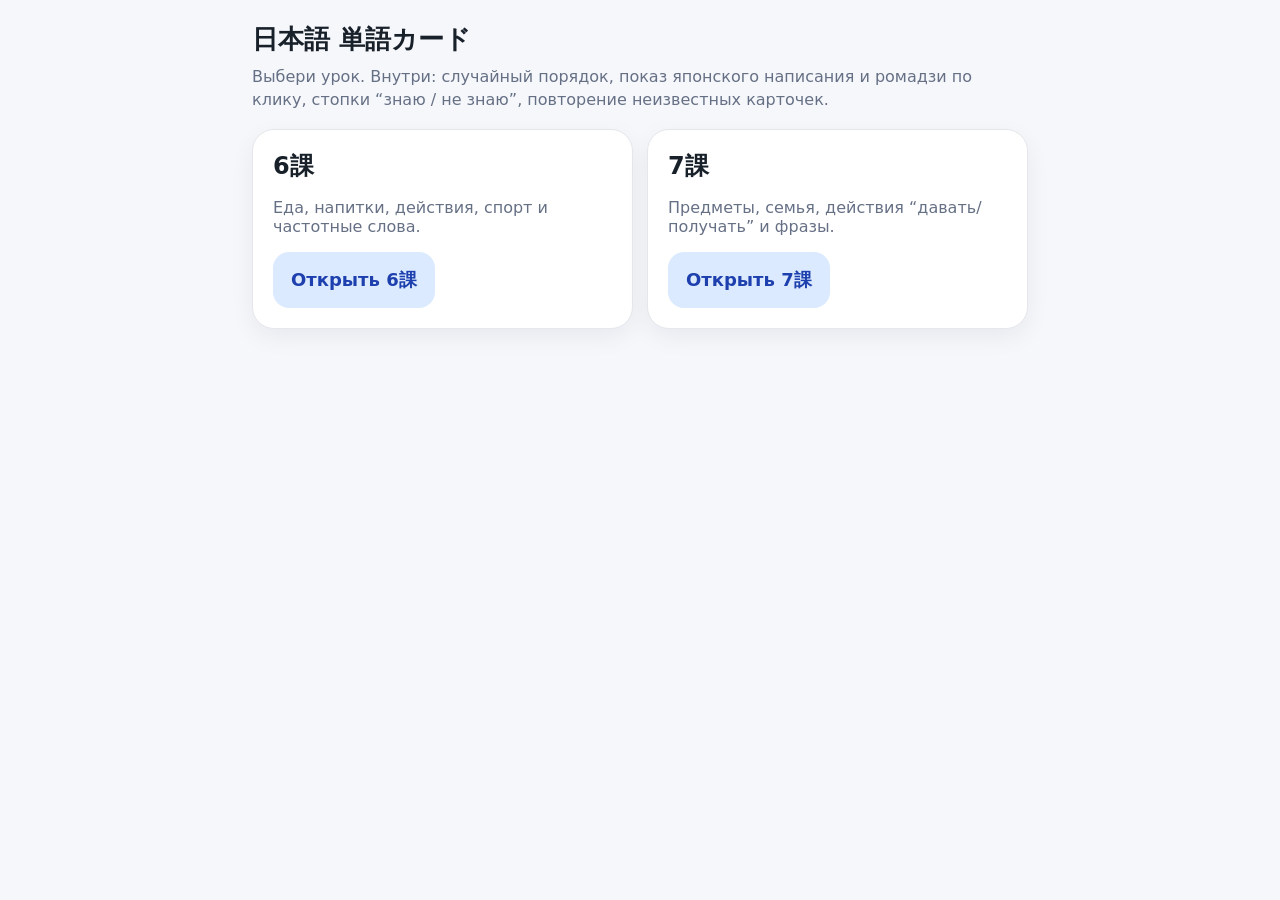
<file: index.html>
<!doctype html>
<html lang="ru">
<head>
  <meta charset="utf-8">
  <meta name="viewport" content="width=device-width, initial-scale=1">
  <title>日本語 単語カード</title>
  <link rel="stylesheet" href="style.css">
</head>
<body>
<div class="wrap">
  <h1>日本語 単語カード</h1>
  <p class="sub">Выбери урок. Внутри: случайный порядок, показ японского написания и ромадзи по клику, стопки “знаю / не знаю”, повторение неизвестных карточек.</p>
  <div class="lessons">
    <div class="lesson">
      <h2>6課</h2>
      <p>Еда, напитки, действия, спорт и частотные слова.</p>
      <a class="btn primary" href="lesson6.html">Открыть 6課</a>
    </div>
    <div class="lesson">
      <h2>7課</h2>
      <p>Предметы, семья, действия “давать/получать” и фразы.</p>
      <a class="btn primary" href="lesson7.html">Открыть 7課</a>
    </div>
  </div>
</div>
</body>
</html>
</file>
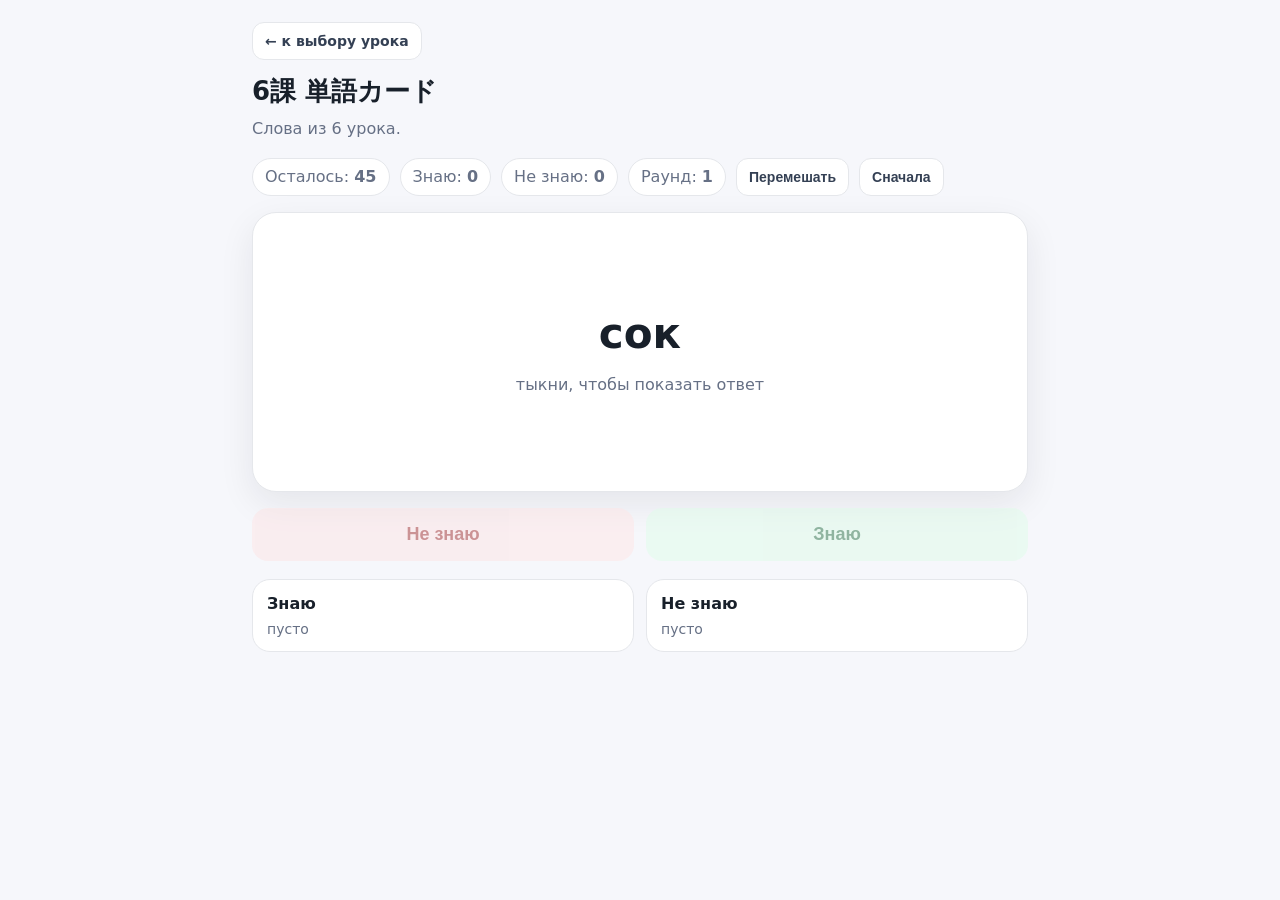
<file: lesson6.html>
<!doctype html>
<html lang="ru">
<head>
  <meta charset="utf-8">
  <meta name="viewport" content="width=device-width, initial-scale=1">
  <title>6課 単語カード</title>
  <link rel="stylesheet" href="style.css">
</head>
<body>
<div class="wrap">
  <div class="nav"><a class="btn small secondary" href="index.html">← к выбору урока</a></div>
  <h1>6課 単語カード</h1>
  <p class="sub">Слова из 6 урока.</p>
  <div class="top">
    <div class="pill">Осталось: <b id="left">0</b></div>
    <div class="pill">Знаю: <b id="knownCount">0</b></div>
    <div class="pill">Не знаю: <b id="unknownCount">0</b></div>
    <div class="pill">Раунд: <b id="round">1</b></div>
    <button class="small secondary" id="shuffleBtn">Перемешать</button>
    <button class="small secondary" id="resetBtn">Сначала</button>
  </div>
  <div id="game">
    <div class="card" id="card">
      <div>
        <div class="ru" id="ru"></div>
        <div class="jp" id="jp" style="display:none"></div>
        <div class="romaji" id="romaji" style="display:none"></div>
        <div class="hint" id="hint">тыкни, чтобы показать ответ</div>
      </div>
    </div>
    <div class="buttons">
      <button class="dont" id="dontBtn" disabled>Не знаю</button>
      <button class="know" id="knowBtn" disabled>Знаю</button>
    </div>
  </div>
  <div class="done" id="done">
    <h2>Раунд закончен</h2>
    <p id="doneText"></p>
    <div class="actions">
      <button class="primary" id="repeatUnknownBtn">Повторить “не знаю”</button>
      <button class="restart" id="fullRestartBtn">Начать всё заново</button>
    </div>
  </div>
  <div class="stacks">
    <div class="stack"><h3>Знаю</h3><div class="items" id="knownList"></div></div>
    <div class="stack"><h3>Не знаю</h3><div class="items" id="unknownList"></div></div>
  </div>
</div>
<script>
const ALL_CARDS = [["есть", "たべます", "tabemasu"], ["пить", "のみます", "nomimasu"], ["курить сигареты", "たばこ を すいます", "tabako o suimasu"], ["смотреть, видеть", "みます", "mimasu"], ["читать", "よみます", "yomimasu"], ["слушать, слышать", "ききます", "kikimasu"], ["писать", "かきます", "kakimasu"], ["покупать", "かいます", "kaimasu"], ["делать", "します", "shimasu"], ["снимать фотографию", "しゃしん を とります", "shashin o torimasu"], ["встречать друга", "ともだち に あいます", "tomodachi ni aimasu"], ["еда; варёный рис", "ごはん", "gohan"], ["завтрак", "あさごはん", "asagohan"], ["обед", "ひるごはん", "hirugohan"], ["ужин", "よるごはん", "yorugohan"], ["яйцо", "たまご", "tamago"], ["мясо", "にく", "niku"], ["хлеб", "パン", "pan"], ["рыба", "さかな", "sakana"], ["алкоголь", "おさけ", "osake"], ["овощи", "やさい", "yasai"], ["табак, сигареты", "たばこ", "tabako"], ["фрукты", "くだもの", "kudamono"], ["письмо", "てがみ", "tegami"], ["вода", "みず", "mizu"], ["доклад", "レポート", "repooto"], ["молоко", "ぎゅうにゅう", "gyuunyuu"], ["фотография", "しゃしん", "shashin"], ["чай; зелёный чай", "おちゃ", "ocha"], ["видео", "ビデオ", "bideo"], ["чёрный чай", "こうちゃ", "koucha"], ["магазин", "みせ", "mise"], ["сок", "ジュース", "juusu"], ["сад", "にわ", "niwa"], ["пиво", "ビール", "biiru"], ["домашнее задание", "しゅくだい", "shukudai"], ["теннис", "テニス", "tenisu"], ["футбол", "サッカー", "sakkaa"], ["любование сакурой", "おはなみ", "ohanami"], ["что", "なに", "nani"], ["вместе", "いっしょに", "issho ni"], ["немного", "ちょっと", "chotto"], ["всегда", "いつも", "itsumo"], ["иногда", "ときどき", "tokidoki"], ["после, далее, затем", "それから", "sorekara"]].map((c,i)=>({id:i,ru:c[0],jp:c[1],romaji:c[2]}));
let pool=[], current=null, shown=false, known=[], unknown=[], round=1;
const $=id=>document.getElementById(id);
function shuffle(a){for(let i=a.length-1;i>0;i--){const j=Math.floor(Math.random()*(i+1));[a[i],a[j]]=[a[j],a[i]]}return a}
function start(cards=ALL_CARDS, keepStacks=false){
  pool=shuffle([...cards]); current=null; shown=false;
  if(!keepStacks){known=[]; unknown=[]; round=1;}
  $('game').style.display='block'; $('done').style.display='none';
  next(); render();
}
function next(){
  if(pool.length===0){finish();return;}
  current=pool.pop(); shown=false;
  $('ru').textContent=current.ru;
  $('jp').textContent=current.jp;
  $('romaji').textContent=current.romaji;
  $('jp').style.display='none';
  $('romaji').style.display='none';
  $('hint').textContent='тыкни, чтобы показать ответ';
  $('knowBtn').disabled=true; $('dontBtn').disabled=true;
  render();
}
function reveal(){
  if(!current)return;
  shown=true;
  $('jp').style.display='block';
  $('romaji').style.display='block';
  $('hint').textContent='выбери стопку';
  $('knowBtn').disabled=false; $('dontBtn').disabled=false;
}
function answer(isKnown){
  if(!shown)return;
  (isKnown?known:unknown).push(current);
  next();
}
function finish(){
  $('game').style.display='none';
  $('done').style.display='block';
  $('doneText').textContent = unknown.length
    ? `Неизвестных карточек: ${unknown.length}. Их можно вернуть в пул и повторить.`
    : 'Все карточки отмечены как известные. Отлично!';
  $('repeatUnknownBtn').style.display = unknown.length ? 'inline-block' : 'none';
  render();
}
function render(){
  $('left').textContent=pool.length+(current?1:0);
  $('knownCount').textContent=known.length;
  $('unknownCount').textContent=unknown.length;
  $('round').textContent=round;
  $('knownList').innerHTML=known.map(c=>`<div class="item">${c.ru} — ${c.jp} — ${c.romaji}</div>`).join('')||'пусто';
  $('unknownList').innerHTML=unknown.map(c=>`<div class="item">${c.ru} — ${c.jp} — ${c.romaji}</div>`).join('')||'пусто';
}
$('card').onclick=reveal;
$('knowBtn').onclick=()=>answer(true);
$('dontBtn').onclick=()=>answer(false);
$('shuffleBtn').onclick=()=>{pool=shuffle(pool);render()};
$('resetBtn').onclick=()=>start();
$('fullRestartBtn').onclick=()=>start();
$('repeatUnknownBtn').onclick=()=>{ const again=unknown; unknown=[]; round++; start(again,true); };
start();
</script>
</body>
</html>
</file>
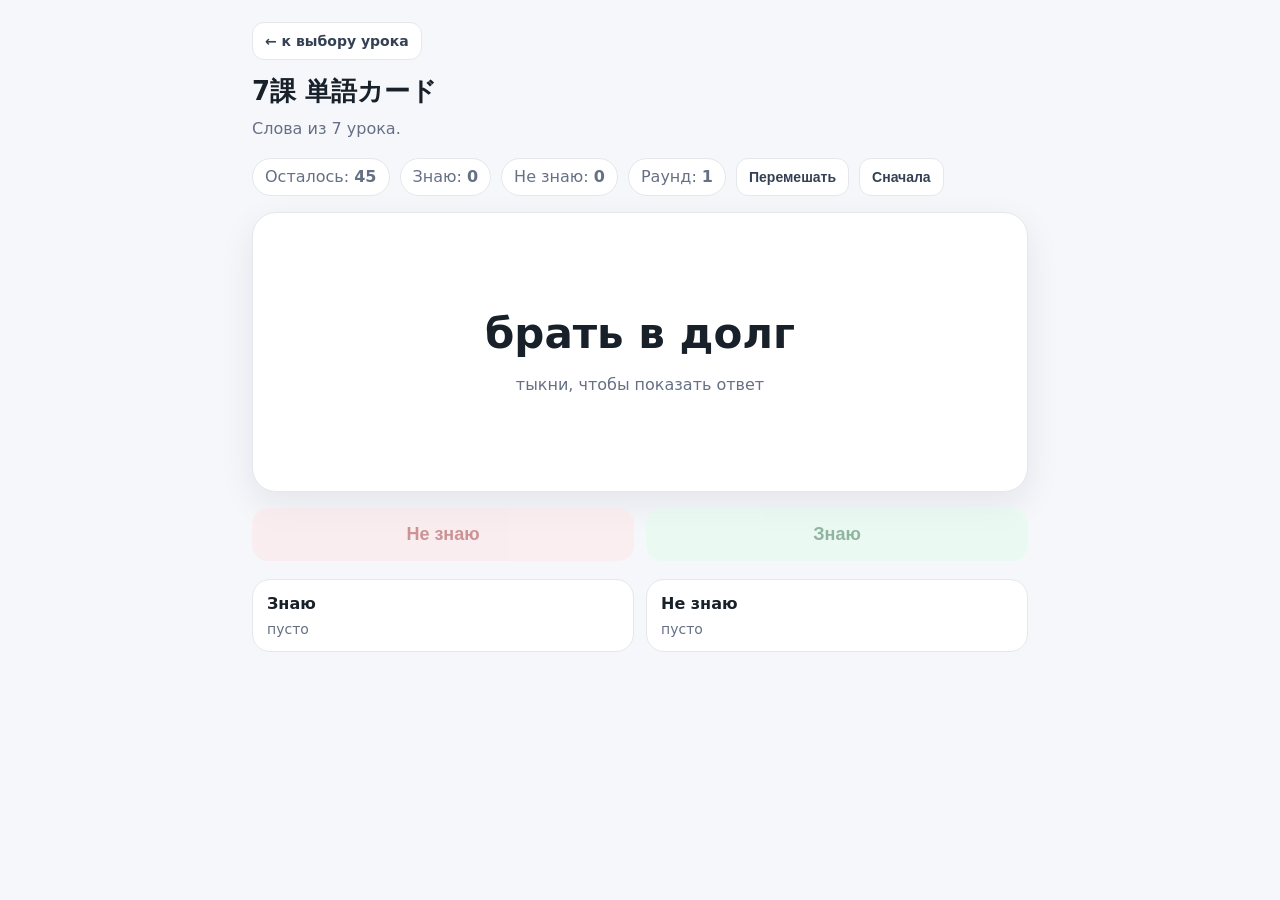
<file: lesson7.html>
<!doctype html>
<html lang="ru">
<head>
  <meta charset="utf-8">
  <meta name="viewport" content="width=device-width, initial-scale=1">
  <title>7課 単語カード</title>
  <link rel="stylesheet" href="style.css">
</head>
<body>
<div class="wrap">
  <div class="nav"><a class="btn small secondary" href="index.html">← к выбору урока</a></div>
  <h1>7課 単語カード</h1>
  <p class="sub">Слова из 7 урока.</p>
  <div class="top">
    <div class="pill">Осталось: <b id="left">0</b></div>
    <div class="pill">Знаю: <b id="knownCount">0</b></div>
    <div class="pill">Не знаю: <b id="unknownCount">0</b></div>
    <div class="pill">Раунд: <b id="round">1</b></div>
    <button class="small secondary" id="shuffleBtn">Перемешать</button>
    <button class="small secondary" id="resetBtn">Сначала</button>
  </div>
  <div id="game">
    <div class="card" id="card">
      <div>
        <div class="ru" id="ru"></div>
        <div class="jp" id="jp" style="display:none"></div>
        <div class="romaji" id="romaji" style="display:none"></div>
        <div class="hint" id="hint">тыкни, чтобы показать ответ</div>
      </div>
    </div>
    <div class="buttons">
      <button class="dont" id="dontBtn" disabled>Не знаю</button>
      <button class="know" id="knowBtn" disabled>Знаю</button>
    </div>
  </div>
  <div class="done" id="done">
    <h2>Раунд закончен</h2>
    <p id="doneText"></p>
    <div class="actions">
      <button class="primary" id="repeatUnknownBtn">Повторить “не знаю”</button>
      <button class="restart" id="fullRestartBtn">Начать всё заново</button>
    </div>
  </div>
  <div class="stacks">
    <div class="stack"><h3>Знаю</h3><div class="items" id="knownList"></div></div>
    <div class="stack"><h3>Не знаю</h3><div class="items" id="unknownList"></div></div>
  </div>
</div>
<script>
const ALL_CARDS = [["давать", "あげます", "agemasu"], ["получать", "もらいます", "moraimasu"], ["посылать / отправлять", "おくります", "okurimasu"], ["резать / нарезать", "きります", "kirimasu"], ["брать в долг", "かります", "karimasu"], ["давать в долг", "かします", "kashimasu"], ["изучать", "ならいます", "naraimasu"], ["обучать", "おしえます", "oshiemasu"], ["рука, кисть", "て", "te"], ["звонить по телефону", "でんわ を かけます", "denwa o kakemasu"], ["ножницы", "はさみ", "hasami"], ["персональный компьютер", "パソコン", "pasokon"], ["палочки", "はし", "hashi"], ["ложка", "スプーン", "supuun"], ["мобильный телефон", "ケータイ", "keetai"], ["электронное письмо", "メール", "meeru"], ["новогодняя открытка", "ねんがじょう", "nengajou"], ["дырокол", "パンチ", "panchi"], ["степлер", "ホッチキス", "hotchikisu"], ["скотч", "セロテープ", "seroteepu"], ["ластик", "けしゴム", "keshigomu"], ["билет на транспорт", "きっぷ", "kippu"], ["нож", "ナイフ", "naifu"], ["вилка", "フォーク", "fooku"], ["бумага", "かみ", "kami"], ["цветок", "はな", "hana"], ["рубашка", "シャツ", "shatsu"], ["подарок", "プレゼント", "purezento"], ["деньги", "おかね", "okane"], ["багаж", "にもつ", "nimotsu"], ["мой отец", "ちち", "chichi"], ["Рождество", "クリスマス", "kurisumasu"], ["моя мать", "はは", "haha"], ["чей-то отец", "おとうさん", "otousan"], ["чья-то мать", "おかあさん", "okaasan"], ["уже", "もう", "mou"], ["ещё не", "まだ", "mada"], ["с этих пор, скоро", "これから", "korekara"], ["Как это прекрасно!", "すてきですね", "suteki desu ne"], ["Добро пожаловать", "いらっしゃい", "irasshai"], ["Заходите, пожалуйста", "どうぞ おあがりください", "douzo oagari kudasai"], ["Извините за беспокойство", "しつれいします", "shitsurei shimasu"], ["Как насчёт?", "いかがですか", "ikaga desu ka"], ["Благодарю за угощение", "ごちそうさまでした", "gochisousama deshita"], ["С удовольствием! / Приму", "いただきます", "itadakimasu"]].map((c,i)=>({id:i,ru:c[0],jp:c[1],romaji:c[2]}));
let pool=[], current=null, shown=false, known=[], unknown=[], round=1;
const $=id=>document.getElementById(id);
function shuffle(a){for(let i=a.length-1;i>0;i--){const j=Math.floor(Math.random()*(i+1));[a[i],a[j]]=[a[j],a[i]]}return a}
function start(cards=ALL_CARDS, keepStacks=false){
  pool=shuffle([...cards]); current=null; shown=false;
  if(!keepStacks){known=[]; unknown=[]; round=1;}
  $('game').style.display='block'; $('done').style.display='none';
  next(); render();
}
function next(){
  if(pool.length===0){finish();return;}
  current=pool.pop(); shown=false;
  $('ru').textContent=current.ru;
  $('jp').textContent=current.jp;
  $('romaji').textContent=current.romaji;
  $('jp').style.display='none';
  $('romaji').style.display='none';
  $('hint').textContent='тыкни, чтобы показать ответ';
  $('knowBtn').disabled=true; $('dontBtn').disabled=true;
  render();
}
function reveal(){
  if(!current)return;
  shown=true;
  $('jp').style.display='block';
  $('romaji').style.display='block';
  $('hint').textContent='выбери стопку';
  $('knowBtn').disabled=false; $('dontBtn').disabled=false;
}
function answer(isKnown){
  if(!shown)return;
  (isKnown?known:unknown).push(current);
  next();
}
function finish(){
  $('game').style.display='none';
  $('done').style.display='block';
  $('doneText').textContent = unknown.length
    ? `Неизвестных карточек: ${unknown.length}. Их можно вернуть в пул и повторить.`
    : 'Все карточки отмечены как известные. Отлично!';
  $('repeatUnknownBtn').style.display = unknown.length ? 'inline-block' : 'none';
  render();
}
function render(){
  $('left').textContent=pool.length+(current?1:0);
  $('knownCount').textContent=known.length;
  $('unknownCount').textContent=unknown.length;
  $('round').textContent=round;
  $('knownList').innerHTML=known.map(c=>`<div class="item">${c.ru} — ${c.jp} — ${c.romaji}</div>`).join('')||'пусто';
  $('unknownList').innerHTML=unknown.map(c=>`<div class="item">${c.ru} — ${c.jp} — ${c.romaji}</div>`).join('')||'пусто';
}
$('card').onclick=reveal;
$('knowBtn').onclick=()=>answer(true);
$('dontBtn').onclick=()=>answer(false);
$('shuffleBtn').onclick=()=>{pool=shuffle(pool);render()};
$('resetBtn').onclick=()=>start();
$('fullRestartBtn').onclick=()=>start();
$('repeatUnknownBtn').onclick=()=>{ const again=unknown; unknown=[]; round++; start(again,true); };
start();
</script>
</body>
</html>
</file>
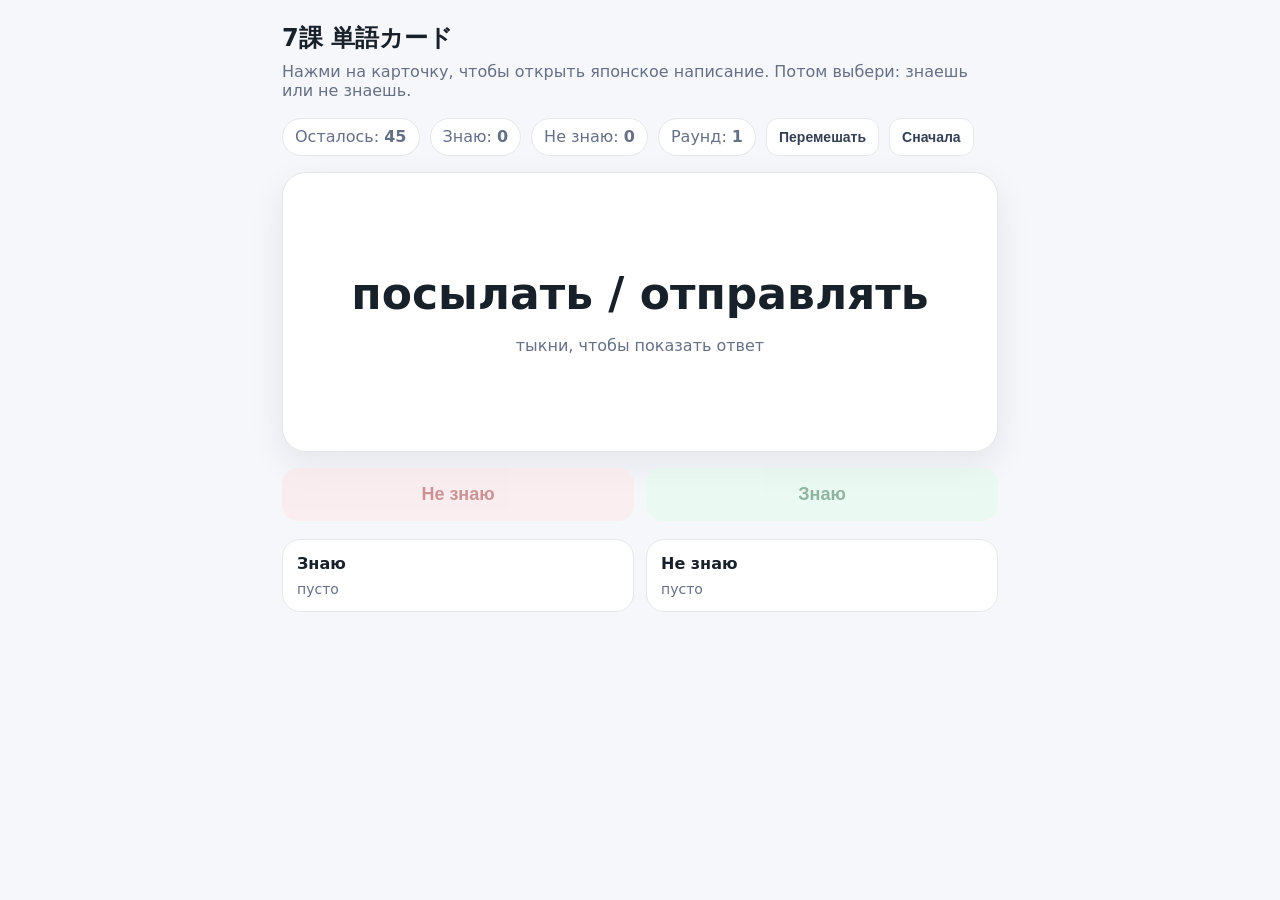
<file: preview.html>
<!doctype html>
<html lang="ru">
<head>
  <meta charset="utf-8" />
  <meta name="viewport" content="width=device-width, initial-scale=1" />
  <title>7課 単語カード — тренировка слов</title>
  <style>
    :root { --bg:#f6f7fb; --card:#fff; --text:#18202a; --muted:#667085; --good:#16a34a; --bad:#dc2626; --accent:#2563eb; }
    *{box-sizing:border-box} body{margin:0;font-family:system-ui,-apple-system,Segoe UI,Roboto,Arial,sans-serif;background:var(--bg);color:var(--text);}
    .wrap{max-width:760px;margin:0 auto;padding:22px} h1{font-size:24px;margin:0 0 8px}.sub{color:var(--muted);margin:0 0 18px}
    .top{display:flex;gap:10px;flex-wrap:wrap;margin-bottom:16px}.pill{background:#fff;border:1px solid #e5e7eb;border-radius:999px;padding:8px 12px;color:var(--muted)}
    .card{min-height:280px;background:var(--card);border:1px solid #e5e7eb;border-radius:24px;box-shadow:0 12px 35px rgba(20,25,40,.08);display:flex;align-items:center;justify-content:center;text-align:center;padding:30px;cursor:pointer;user-select:none;transition:.15s transform,.15s box-shadow}
    .card:active{transform:scale(.99)} .ru{font-size:44px;font-weight:800;line-height:1.12}.jp{margin-top:22px;font-size:54px;font-weight:800;line-height:1.15}.hint{margin-top:18px;color:var(--muted)}
    .buttons{display:grid;grid-template-columns:1fr 1fr;gap:12px;margin-top:16px}button{border:0;border-radius:16px;padding:16px 18px;font-size:18px;font-weight:700;cursor:pointer}button:disabled{opacity:.45;cursor:not-allowed}.know{background:#dcfce7;color:#166534}.dont{background:#fee2e2;color:#991b1b}.restart,.primary{background:#dbeafe;color:#1e40af}.small{font-size:14px;padding:10px 12px;border-radius:12px}.secondary{background:#fff;border:1px solid #e5e7eb;color:#344054}
    .stacks{display:grid;grid-template-columns:1fr 1fr;gap:12px;margin-top:18px}.stack{background:#fff;border:1px solid #e5e7eb;border-radius:18px;padding:14px}.stack h3{margin:0 0 8px;font-size:16px}.items{max-height:150px;overflow:auto;color:var(--muted);font-size:14px}.item{padding:4px 0;border-bottom:1px dashed #eee}.done{background:#fff;border:1px solid #e5e7eb;border-radius:24px;padding:24px;text-align:center;display:none}.done h2{margin-top:0}.actions{display:flex;gap:10px;justify-content:center;flex-wrap:wrap;margin-top:14px}@media(max-width:560px){.ru{font-size:32px}.jp{font-size:42px}.card{min-height:230px}.buttons{grid-template-columns:1fr}}
  </style>
</head>
<body>
  <div class="wrap">
    <h1>7課 単語カード</h1>
    <p class="sub">Нажми на карточку, чтобы открыть японское написание. Потом выбери: знаешь или не знаешь.</p>
    <div class="top">
      <div class="pill">Осталось: <b id="left">0</b></div><div class="pill">Знаю: <b id="knownCount">0</b></div><div class="pill">Не знаю: <b id="unknownCount">0</b></div><div class="pill">Раунд: <b id="round">1</b></div>
      <button class="small secondary" id="shuffleBtn">Перемешать</button><button class="small secondary" id="resetBtn">Сначала</button>
    </div>
    <div id="game">
      <div class="card" id="card"><div><div class="ru" id="ru"></div><div class="jp" id="jp" style="display:none"></div><div class="hint" id="hint">тыкни, чтобы показать ответ</div></div></div>
      <div class="buttons"><button class="dont" id="dontBtn" disabled>Не знаю</button><button class="know" id="knowBtn" disabled>Знаю</button></div>
    </div>
    <div class="done" id="done"><h2>Раунд закончен</h2><p id="doneText"></p><div class="actions"><button class="primary" id="repeatUnknownBtn">Повторить “не знаю”</button><button class="restart" id="fullRestartBtn">Начать всё заново</button></div></div>
    <div class="stacks"><div class="stack"><h3>Знаю</h3><div class="items" id="knownList"></div></div><div class="stack"><h3>Не знаю</h3><div class="items" id="unknownList"></div></div></div>
  </div>
<script>
const ALL_CARDS = [
  ['давать','あげます'],['получать','もらいます'],['посылать / отправлять','おくります'],['резать / нарезать','きります'],['брать в долг','かります'],['давать в долг','かします'],['изучать','ならいます'],['обучать','おしえます'],['рука, кисть','て'],['звонить [по телефону]','でんわ を かけます'],['ножницы','はさみ'],['персональный компьютер','パソコン'],['палочки','はし'],['ложка','スプーン'],['мобильный телефон','ケータイ'],['электронное письмо','メール'],['новогодняя открытка','ねんがじょう'],['дырокол','パンチ'],
  ['степлер','ホッチキス'],['скотч','セロテープ'],['ластик','けしゴム'],['билет (на транспорт)','きっぷ'],['нож','ナイフ'],['вилка','フォーク'],['бумага','かみ'],['цветок','はな'],['рубашка','シャツ'],['подарок','プレゼント'],['деньги','おかね'],['багаж','にもつ'],['мой отец','ちち'],['Рождество','クリスマス'],['моя мать','はは'],['(чей-то) отец','おとうさん'],['(чья-то) мать','おかあさん'],['уже','もう'],
  ['ещё не','まだ'],['с этих пор, скоро','これから'],['Как это прекрасно!','すてきですね'],['Добро пожаловать.','いらっしゃい'],['Заходите, пожалуйста.','どうぞ おあがりください'],['Извините за беспокойство.','しつれいします'],['Как насчёт?','いかがですか'],['Благодарю за угощение.','ごちそうさまでした'],['С удовольствием! / Приму','いただきます']
].map(([ru,jp],i)=>({id:i,ru,jp}));
let pool=[], current=null, shown=false, known=[], unknown=[], round=1;
const $=id=>document.getElementById(id);
function shuffle(a){for(let i=a.length-1;i>0;i--){const j=Math.floor(Math.random()*(i+1));[a[i],a[j]]=[a[j],a[i]]}return a}
function start(cards=ALL_CARDS, keepStacks=false){ pool=shuffle([...cards]); current=null; shown=false; if(!keepStacks){known=[]; unknown=[]; round=1;} $('game').style.display='block'; $('done').style.display='none'; next(); render(); }
function next(){ if(pool.length===0){finish();return;} current=pool.pop(); shown=false; $('ru').textContent=current.ru; $('jp').textContent=current.jp; $('jp').style.display='none'; $('hint').textContent='тыкни, чтобы показать ответ'; $('knowBtn').disabled=true; $('dontBtn').disabled=true; render(); }
function reveal(){ if(!current)return; shown=true; $('jp').style.display='block'; $('hint').textContent='выбери стопку'; $('knowBtn').disabled=false; $('dontBtn').disabled=false; }
function answer(isKnown){ if(!shown)return; (isKnown?known:unknown).push(current); next(); }
function finish(){ $('game').style.display='none'; $('done').style.display='block'; $('doneText').textContent = unknown.length ? `Неизвестных карточек: ${unknown.length}. Их можно вернуть в пул и повторить.` : 'Все карточки отмечены как известные. Отлично!'; $('repeatUnknownBtn').style.display = unknown.length ? 'inline-block' : 'none'; render(); }
function render(){ $('left').textContent=pool.length+(current?1:0); $('knownCount').textContent=known.length; $('unknownCount').textContent=unknown.length; $('round').textContent=round; $('knownList').innerHTML=known.map(c=>`<div class="item">${c.ru} — ${c.jp}</div>`).join('')||'пусто'; $('unknownList').innerHTML=unknown.map(c=>`<div class="item">${c.ru} — ${c.jp}</div>`).join('')||'пусто'; }
$('card').onclick=reveal; $('knowBtn').onclick=()=>answer(true); $('dontBtn').onclick=()=>answer(false); $('shuffleBtn').onclick=()=>{pool=shuffle(pool);render()}; $('resetBtn').onclick=()=>start(); $('fullRestartBtn').onclick=()=>start(); $('repeatUnknownBtn').onclick=()=>{ const again=unknown; unknown=[]; round++; start(again,true); };
start();
</script>
</body>
</html>
</file>
<file: style.css>
:root {
  --bg:#f6f7fb; --card:#fff; --text:#18202a; --muted:#667085;
  --good:#16a34a; --bad:#dc2626; --accent:#2563eb;
}
*{box-sizing:border-box}
body{margin:0;font-family:system-ui,-apple-system,Segoe UI,Roboto,Arial,sans-serif;background:var(--bg);color:var(--text);}
.wrap{max-width:820px;margin:0 auto;padding:22px}
h1{font-size:26px;margin:0 0 8px}
.sub{color:var(--muted);margin:0 0 18px;line-height:1.45}
.top{display:flex;gap:10px;flex-wrap:wrap;margin-bottom:16px}
.pill{background:#fff;border:1px solid #e5e7eb;border-radius:999px;padding:8px 12px;color:var(--muted)}
.card{min-height:280px;background:var(--card);border:1px solid #e5e7eb;border-radius:24px;box-shadow:0 12px 35px rgba(20,25,40,.08);display:flex;align-items:center;justify-content:center;text-align:center;padding:30px;cursor:pointer;user-select:none;transition:.15s transform,.15s box-shadow}
.card:active{transform:scale(.99)}
.ru{font-size:42px;font-weight:800;line-height:1.12}
.jp{margin-top:22px;font-size:52px;font-weight:800;line-height:1.15}
.romaji{margin-top:10px;font-size:25px;color:var(--accent);font-weight:700}
.hint{margin-top:18px;color:var(--muted)}
.buttons{display:grid;grid-template-columns:1fr 1fr;gap:12px;margin-top:16px}
button,.btn{border:0;border-radius:16px;padding:16px 18px;font-size:18px;font-weight:700;cursor:pointer;text-decoration:none;display:inline-block;text-align:center}
button:disabled{opacity:.45;cursor:not-allowed}
.know{background:#dcfce7;color:#166534}
.dont{background:#fee2e2;color:#991b1b}
.restart,.primary{background:#dbeafe;color:#1e40af}
.small{font-size:14px;padding:10px 12px;border-radius:12px}
.secondary{background:#fff;border:1px solid #e5e7eb;color:#344054}
.stacks{display:grid;grid-template-columns:1fr 1fr;gap:12px;margin-top:18px}
.stack{background:#fff;border:1px solid #e5e7eb;border-radius:18px;padding:14px}
.stack h3{margin:0 0 8px;font-size:16px}
.items{max-height:150px;overflow:auto;color:var(--muted);font-size:14px}
.item{padding:4px 0;border-bottom:1px dashed #eee}
.done{background:#fff;border:1px solid #e5e7eb;border-radius:24px;padding:24px;text-align:center;display:none}
.done h2{margin-top:0}
.actions{display:flex;gap:10px;justify-content:center;flex-wrap:wrap;margin-top:14px}
.lessons{display:grid;grid-template-columns:1fr 1fr;gap:14px;margin-top:18px}
.lesson{background:#fff;border:1px solid #e5e7eb;border-radius:22px;padding:20px;box-shadow:0 8px 25px rgba(20,25,40,.06)}
.lesson h2{margin:0 0 8px}
.lesson p{color:var(--muted)}
.nav{margin-bottom:14px}
@media(max-width:560px){.ru{font-size:32px}.jp{font-size:40px}.romaji{font-size:22px}.card{min-height:230px}.buttons,.stacks,.lessons{grid-template-columns:1fr}}
</file>
